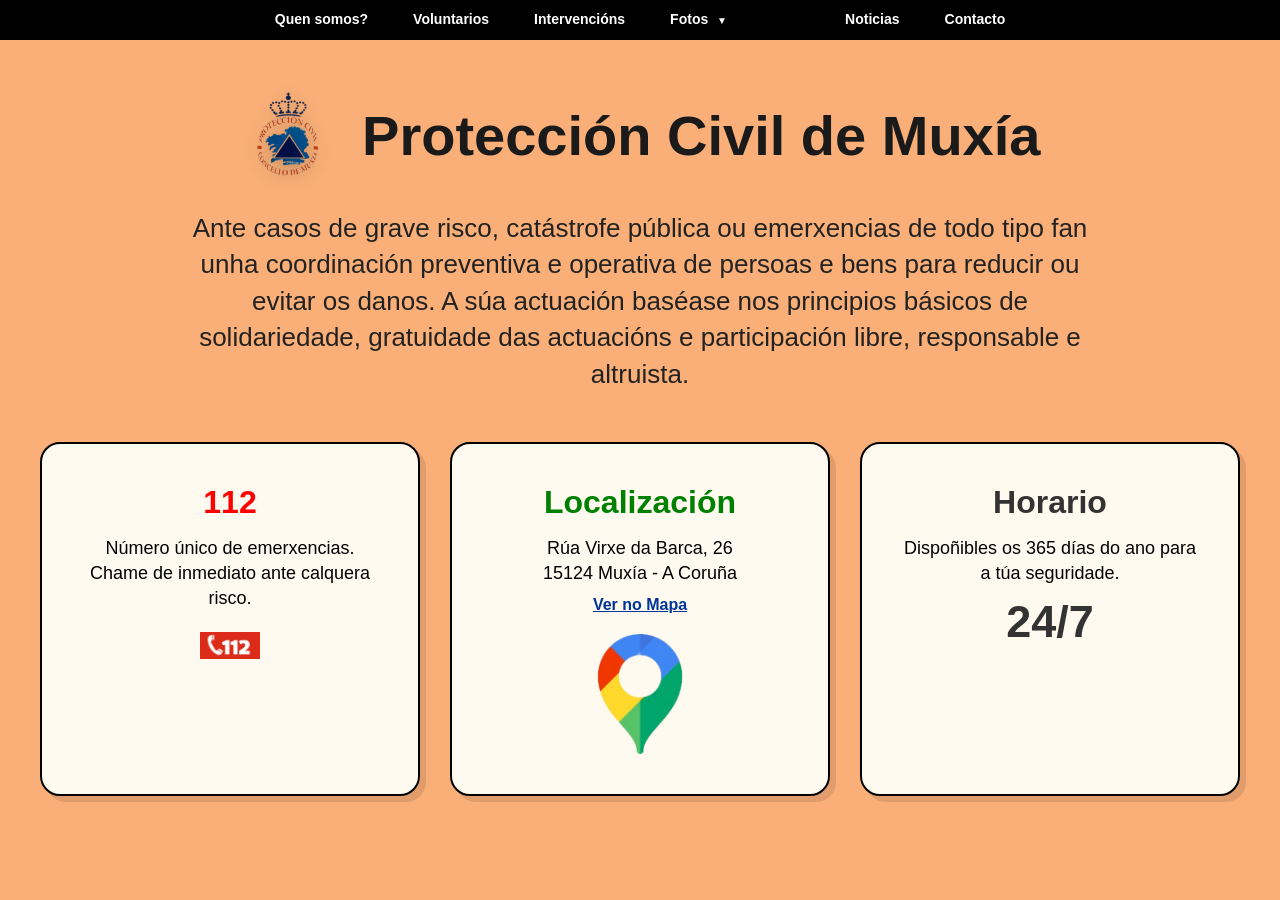
<file: index.html>
<!DOCTYPE html>
<html lang="gl">
<head>
  <meta charset="UTF-8">
  <meta name="viewport" content="width=device-width, initial-scale=1.0">
  <title>Protección Civil de Muxía</title>
  <link rel="stylesheet" href="style.css">
</head>
<body>

<!-- BARRA DE NAVEGACIÓN NEGRA -->
<nav class="navbar">
  <div class="nav-container">
    <ul class="nav-menu">
      <li><a href="Quensomos.html">Quen somos?</a></li>
      <li><a href="Voluntario.html">Voluntarios</a></li>
      <li><a href="#">Intervencións</a></li>
      
      <!-- MENÚ DE FOTOS CORREGIDO -->
      <li class="fechas">
        <a href="#" class="fechasbtn">Fotos <span class="flecha">▼</span></a>
        <ul class="fechas-content">
          <li><a href="#">1992-2000</a></li>
          <li><a href="2001-2005.html">2001-2005</a></li>
          <li><a href="#">2006-2010</a></li>
          <li><a href="#">2011-2015</a></li>
          <li><a href="#">2016-2020</a></li>
          <li><a href="#">2021-2025</a></li>
          <li><a href="#">Actual</a></li>
        </ul>
      </li>
      
      <li><a href="#">Noticias</a></li>
      <li><a href="Contacto.html">Contacto</a></li>
    </ul>
  </div>
</nav>

<!-- CABECERA: LOGO + TÍTULO -->
<header class="header-principal">
  <img src="logo.png" alt="Escudo Protección Civil" class="logo-titulo">
  <h1>Protección Civil de Muxía</h1>
</header>

<!-- TEXTO DE INTRODUCCIÓN COMPLETO -->
<div class="intro-box">
  <p>
    Ante casos de grave risco, catástrofe pública ou emerxencias de todo tipo fan unha coordinación preventiva e operativa de persoas e bens para reducir ou evitar os danos.
    A súa actuación baséase nos principios básicos de solidariedade, gratuidade das actuacións e participación libre, responsable e altruista.
  </p>
</div>

<!-- SECCIÓN DE TARJETAS DE INFORMACIÓN COMPLETA -->
<section class="info-container">
  <div class="info-block card-112">
    <h2 style="color: red;">112</h2>
    <p>Número único de emerxencias. Chame de inmediato ante calquera risco.</p>
    <img src="112.jpg" alt="112" class="img-mini" style="width: 60px; margin-top: 10px;"> 
  </div>
  <div class="info-block">
    <h2 style="color: green;">Localización</h2>
    <p>Rúa Virxe da Barca, 26<br>15124 Muxía - A Coruña</p>
    <a href="https://www.google.com/maps/place/Protecci%C3%B3n+civil+mux%C3%ADa" target="_blank" class="enlace-mapa">
      Ver no Mapa
    </a>
    <img src="google.maps.png" alt="maps" class="img-mapa">
  </div>

  <div class="info-block">
    <h2 style="color: #333;">Horario</h2>
    <p>Dispoñibles os 365 días do ano para a túa seguridade.</p>
    <div class="horario-destacado">24/7</div>
  </div>
</section>

<!-- SCRIPT SOLO PARA MÓVILES -->
<script>
const botonFotos = document.querySelector('.fechasbtn');
const menuFechas = document.querySelector('.fechas-content');

if (botonFotos && menuFechas) {
  botonFotos.addEventListener('click', function(e) {
    e.preventDefault();
    menuFechas.classList.toggle('activo');
  });
}
</script>

</body>
</html>
</file>
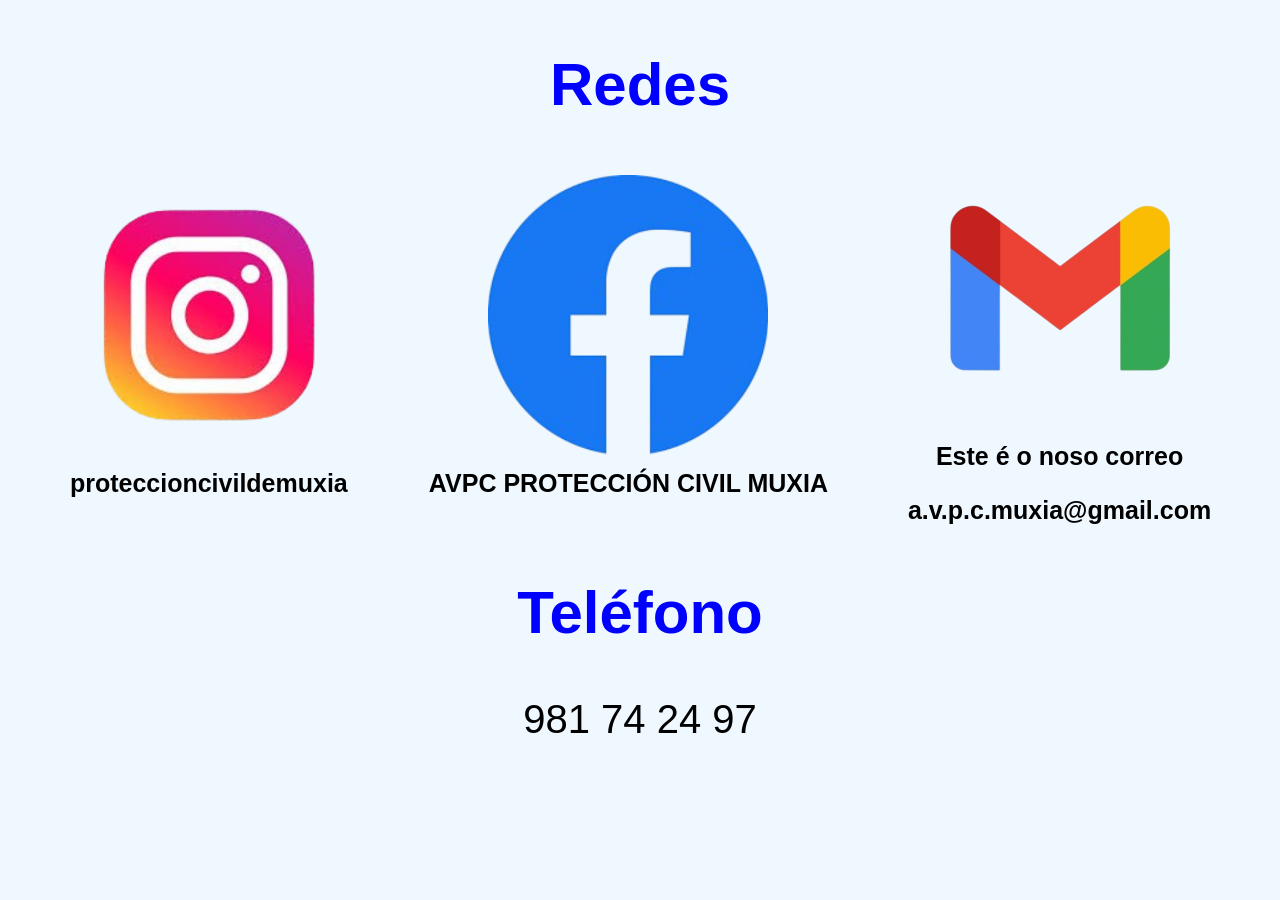
<file: Contacto.html>
<!DOCTYPE html>
<html lang="es">
<head>
<meta charset="UTF-8">
<title>Contacto Protección Civil de Muxía</title>

<style>
body {
  background-color: aliceblue;
  margin: 0;
  font-family: Arial, sans-serif;
}

h2{
font-size: 60px;
text-align: center;
color: blue;
}

.numero{
text-align: center; 
font-size: 40px; 
}
/* CONTENEDOR */
.redes {
  display: flex;
  justify-content: center;
  align-items: center;
  gap: 80px; /* máis separación */
  height: 40vh;
}

/* CADA BLOQUE (IMAXE + TEXTO) */
.red {
  text-align: center;
}

/* IMAXES */
.red img {
  width: 280px;  /* máis grandes */
  height: 280px;
  object-fit: contain;
  transition: transform 0.3s;
}

/* EFECTO HOVER */
.red img:hover {
  transform: scale(1.2);
}

/* TEXTO */
.red p {
  margin-top: 10px;
  font-size: 25px;
  font-weight: bold;
}
</style>
</head>

<body>
<h2>Redes</h2>
<div class="redes">

  <!-- INSTAGRAM -->
  <div class="red">
    <a href="https://www.instagram.com/" target="_blank">
      <img src="instagram.png" alt="Instagram">
    </a>
    <p>proteccioncivildemuxia</p>
  </div>

  <!-- FACEBOOK -->
  <div class="red">
    <a href="https://www.facebook.com/" target="_blank">
      <img src="facebook.png" alt="Facebook">
    </a>
    <p>AVPC PROTECCIÓN CIVIL MUXIA </p>
  </div>

  <!-- CORREO -->
  <div class="red">
      <img src="correo.png" alt="Correo">
    </a>
    <p>Este é o noso correo</p>
    <p>a.v.p.c.muxia@gmail.com</p>
  </div>

</div>
<h2>Teléfono</h2>
 <p class="numero">981 74 24 97 </p>
 
 
</body>
</html>
</file>
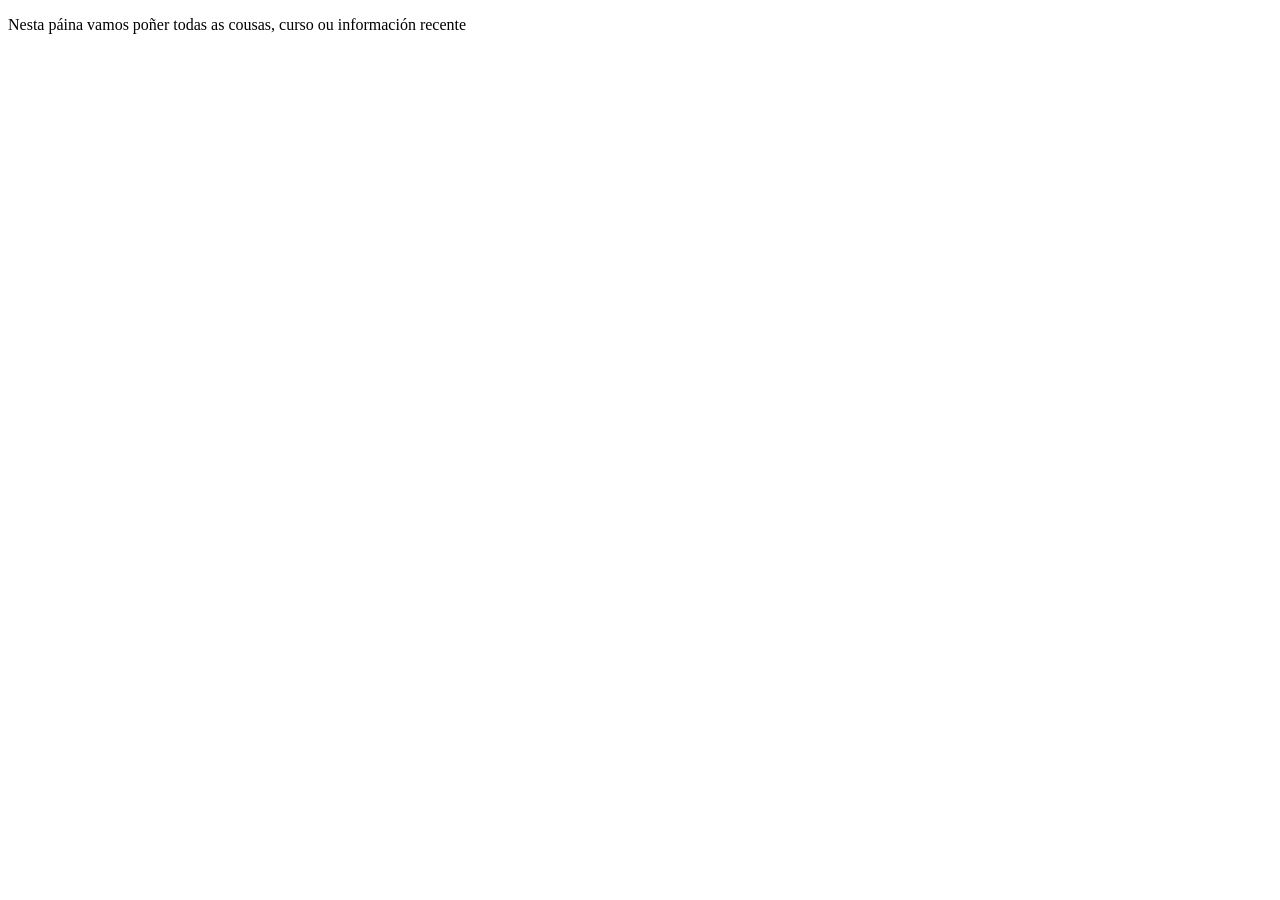
<file: Novas.html>
<!DOCTYPE html>
<html lang="es">
<head>
    <meta charset="UTF-8">
    <title>Novas de Protección civil de Muxía</title>
</head>
<style>

</style>
<body>
    <p>Nesta páina vamos poñer todas as cousas, curso ou información recente</p>
</body>
</html>
</file>
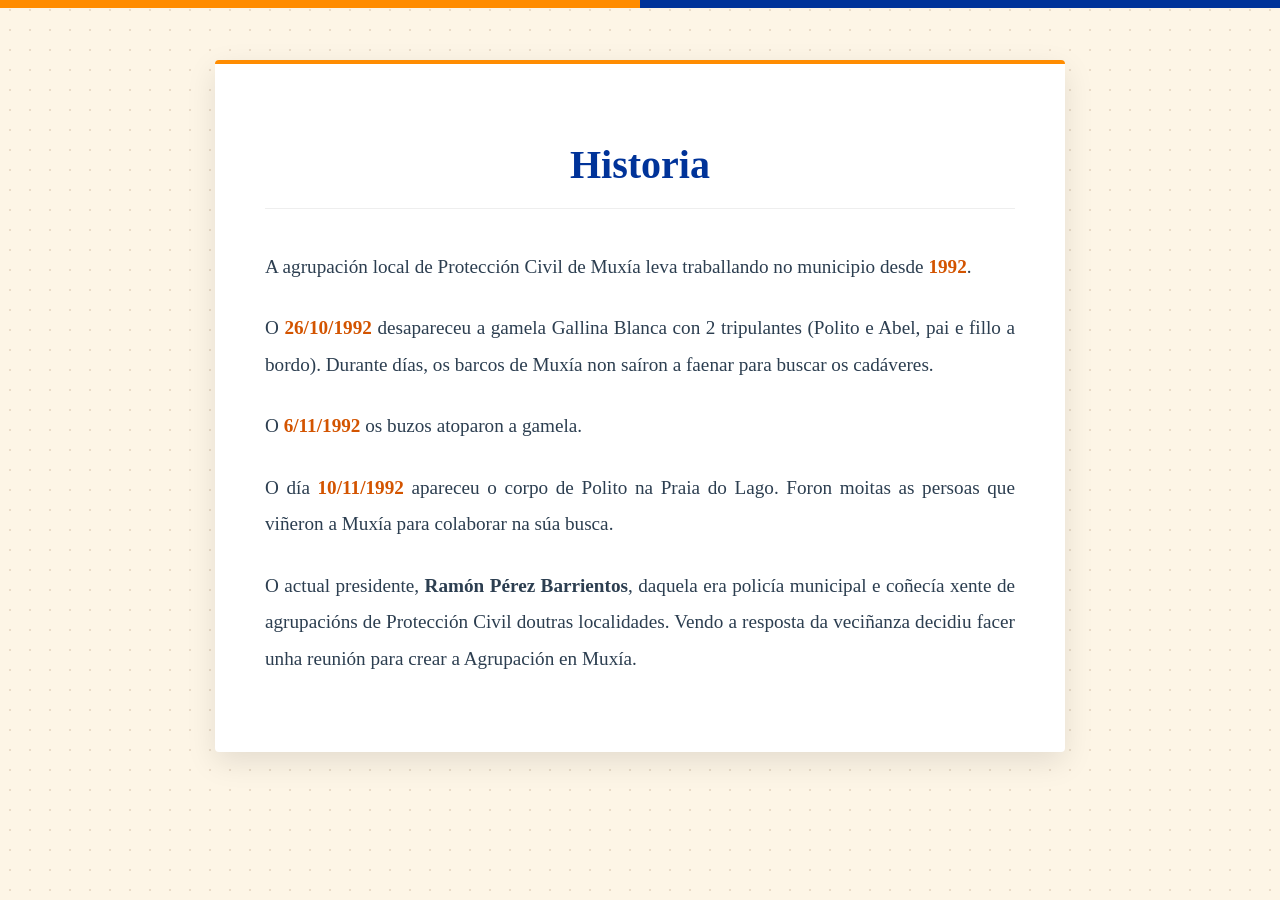
<file: Quensomos.html>
<!DOCTYPE html>
<html lang="es">
<head>
    <meta charset="UTF-8">
    <meta name="viewport" content="width=device-width, initial-scale=1.0">
    <title>Historia - Protección Civil de Muxía</title>
    <style>
        /* 1. Línea decorativa superior con los colores de Protección Civil */
        body::before {
            content: "";
            position: fixed;
            top: 0;
            left: 0;
            width: 100%;
            height: 8px;
            background: linear-gradient(to right, #ff8c00 50%, #003399 50%);
            z-index: 1000;
        }

        body {
            /* Un fondo con textura suave tipo papel antiguo */
            background-color: #fdf5e6;
            background-image: radial-gradient(#eadbc8 1px, transparent 1px);
            background-size: 20px 20px;
            font-family: 'Georgia', serif;
            color: #2c3e50;
            margin: 0;
            padding: 60px 20px; /* Más espacio arriba para la línea */
            display: flex;
            justify-content: center;
        }

        .historia-container {
            background: #ffffff;
            max-width: 750px;
            padding: 50px;
            border-radius: 4px;
            /* Sombra elegante que parece papel sobre la mesa */
            box-shadow: 0 10px 30px rgba(0,0,0,0.1);
            border-top: 4px solid #ff8c00; /* Refuerzo del color naranja */
        }

        h1 {
            text-align: center;
            font-size: 2.5rem;
            color: #003399; /* Azul institucional */
            margin-bottom: 40px;
            border-bottom: 1px solid #eee;
            padding-bottom: 20px;
        }

        p {
            font-size: 1.2rem;
            line-height: 1.9;
            text-align: justify;
            margin-bottom: 25px;
        }

        /* Resaltado de fechas y nombres */
        .resaltado {
            font-weight: bold;
            color: #d35400;
        }
    </style>
</head>
<body>

    <div class="historia-container">
        <h1>Historia</h1>
        
        <p>A agrupación local de Protección Civil de Muxía leva traballando no municipio desde <span class="resaltado">1992</span>.</p>
        
        <p>O <span class="resaltado">26/10/1992</span> desapareceu a gamela Gallina Blanca con 2 tripulantes (Polito e Abel, pai e fillo a bordo). Durante días, os barcos de Muxía non saíron a faenar para buscar os cadáveres.</p>
        
        <p>O <span class="resaltado">6/11/1992</span> os buzos atoparon a gamela.</p> 
        
        <p>O día <span class="resaltado">10/11/1992</span> apareceu o corpo de Polito na Praia do Lago. Foron moitas as persoas que viñeron a Muxía para colaborar na súa busca.</p> 
        
        <p>O actual presidente, <strong>Ramón Pérez Barrientos</strong>, daquela era policía municipal e coñecía xente de agrupacións de Protección Civil doutras localidades. Vendo a resposta da veciñanza decidiu facer unha reunión para crear a Agrupación en Muxía.</p>
    </div>

</body>
</html>
</file>
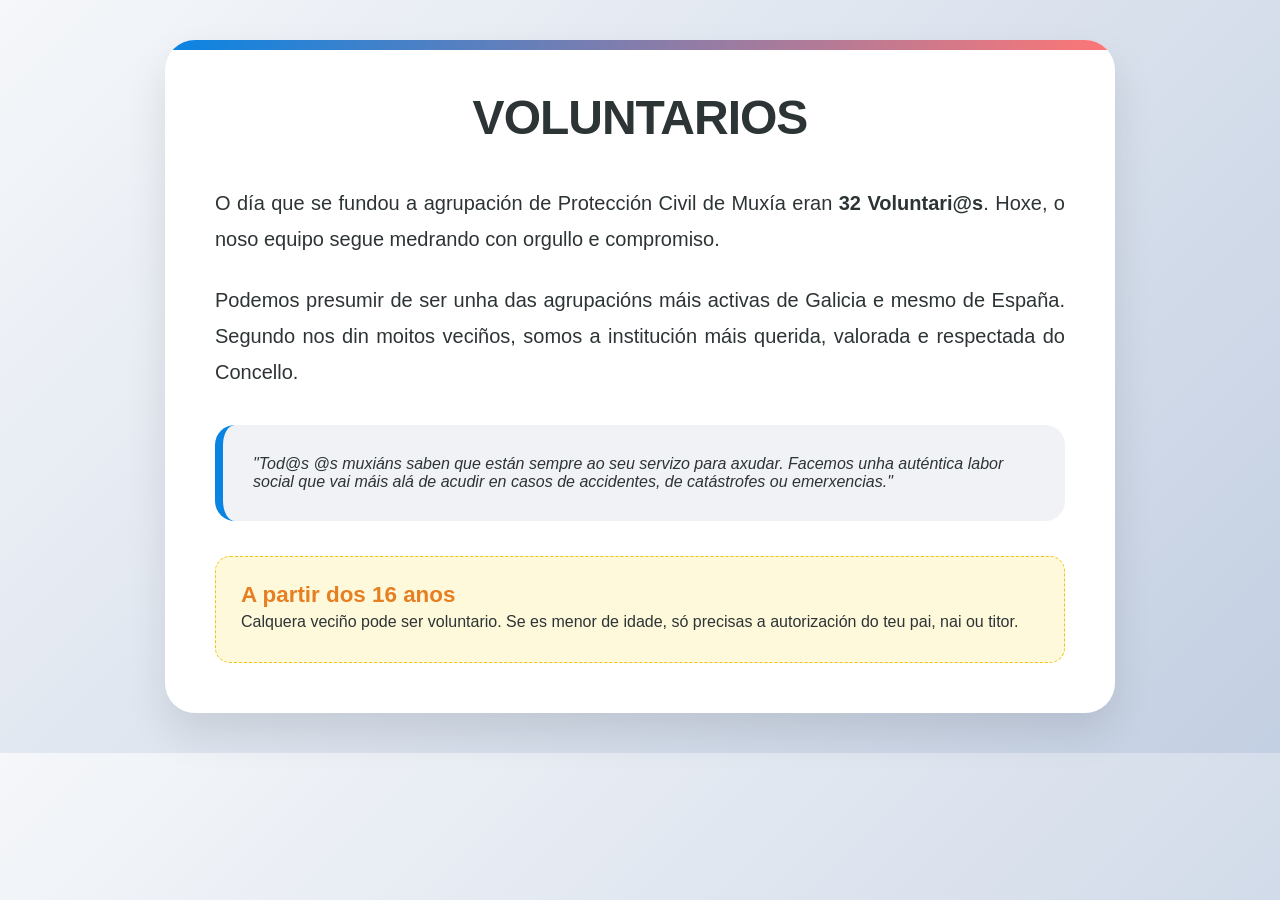
<file: Voluntario.html>
<!DOCTYPE html>
<html lang="gl">
<head>
    <meta charset="UTF-8">
    <meta name="viewport" content="width=device-width, initial-scale=1.0">
    <title>Voluntarios de Protección Civil de Muxía</title>
    <style>
        /* --- ESTILOS MODERNOS --- */
        body {
            /* Fondo con degradado suave y moderno */
            background: linear-gradient(135deg, #f5f7fa 0%, #c3cfe2 100%);
            font-family: 'Segoe UI', Roboto, Helvetica, Arial, sans-serif;
            margin: 0;
            padding: 40px 20px;
            display: flex;
            flex-direction: column;
            align-items: center;
            color: #2d3436;
        }

        .main-card {
            max-width: 850px;
            background: white;
            padding: 50px;
            border-radius: 30px;
            box-shadow: 0 20px 40px rgba(0,0,0,0.1);
            position: relative;
            overflow: hidden;
        }

        /* Detalle decorativo en la esquina */
        .main-card::before {
            content: "";
            position: absolute;
            top: 0;
            left: 0;
            width: 100%;
            height: 10px;
            background: linear-gradient(to right, #0984e3, #ff7675);
        }

        h1 {
            text-align: center;
            font-size: 3rem;
            color: #2d3436;
            margin-top: 0;
            margin-bottom: 40px;
            text-transform: uppercase;
            letter-spacing: -1px;
        }

        p {
            font-size: 1.25rem;
            line-height: 1.8;
            margin-bottom: 25px;
            text-align: justify;
        }

        /* Bloque resaltado para la labor social */
        .highlight-box {
            background-color: #f1f2f6;
            border-radius: 20px;
            padding: 30px;
            margin: 35px 0;
            border-left: 8px solid #0984e3;
            font-style: italic;
        }

        /* Tarjeta de información para menores */
        .info-menores {
            background-color: #fff9db;
            padding: 25px;
            border-radius: 15px;
            display: flex;
            align-items: center;
            gap: 20px;
            border: 1px dashed #f1c40f;
        }

        .info-menores strong {
            color: #e67e22;
            font-size: 1.4rem;
        }

        /* Animación suave al entrar */
        .main-card {
            animation: fadeIn 0.8s ease-out;
        }

        @keyframes fadeIn {
            from { opacity: 0; transform: translateY(20px); }
            to { opacity: 1; transform: translateY(0); }
        }

    </style>
</head>
<body>

    <div class="main-card">
        <h1>Voluntarios</h1>
        
        <p>O día que se fundou a agrupación de Protección Civil de Muxía eran <strong>32 Voluntari@s</strong>. Hoxe, o noso equipo segue medrando con orgullo e compromiso.</p>
        
        <p>Podemos presumir de ser unha das agrupacións máis activas de Galicia e mesmo de España. Segundo nos din moitos veciños, somos a institución máis querida, valorada e respectada do Concello.</p>

        <div class="highlight-box">
            "Tod@s @s muxiáns saben que están sempre ao seu servizo para axudar. Facemos unha auténtica labor social que vai máis alá de acudir en casos de accidentes, de catástrofes ou emerxencias."
        </div>

        <div class="info-menores">
            <div>
                <strong>A partir dos 16 anos</strong>
                <p style="margin: 0; font-size: 1rem;">Calquera veciño pode ser voluntario. Se es menor de idade, só precisas a autorización do teu pai, nai ou titor.</p>
            </div>
        </div>
    </div>

</body>
</html>
</file>
<file: style.css>
* {
  margin: 0;
  padding: 0;
  box-sizing: border-box;
}

body {
  background-color: rgb(249, 175, 119); /* El naranja de tu imagen */
  font-family: Arial, sans-serif;
  width: 100%;
  overflow-x: hidden;
  display: flex;
  flex-direction: column;
  align-items: center;
}

/* --- NAVBAR NEGRA --- */
.navbar {
  width: 100%;
  background-color: #000000;
  padding: 10px 0;
  position: sticky;
  top: 0;
  z-index: 1000;
}

.nav-container {
  max-width: 1200px;
  margin: 0 auto;
  display: flex;
  justify-content: center; /* Alinea el menú a la derecha como en tu foto */
  padding: 0 20px;
}

.nav-menu {
  list-style: none;
  display: flex;
  gap: 15px;
}

.nav-menu li {
  position: relative; /* CLAVE: Para que el menú desplegable se ancle aquí */
}

.nav-menu li a {
  color: white;
  text-decoration: none;
  padding: 10px 15px;
  font-weight: bold;
  font-size: 14px;
  transition: color 0.3s;
}

.nav-menu li a:hover {
  color: #ff8c00;
}

/* --- MENÚ DESPLEGABLE (CORREGIDO ABAJO) --- */
.fechas-content {
  top: 100%;
  left: 0;
  background-color: #000000;
  min-width: 160px;
  display: flex;
  flex-direction: column;
  max-height: 0;
  overflow: hidden;
  opacity: 0;
  transition: all 0.3s ease;
  z-index: 1100;
  border: 1px solid #333;
}
.fechas {
  position: relative;
}
.fechas-content.activo {
  max-height: 600px;
  opacity: 1;
  padding: 10px 0;
}

.fechas-content a {
  padding: 12px 20px !important;
  font-size: 13px !important;
  border-bottom: 1px solid #222;
  width: 100%;
  text-align: left;
  color: white;
  text-decoration: none;
}

.fechas-content a:hover {
  background-color: #222;
  color: #ff8c00 !important;
}

/* Flecha del menú */
.flecha {
  display: inline-block;
  transition: transform 0.3s ease;
  font-size: 10px;
  margin-left: 5px;
}
.flecha.rotar { transform: rotate(180deg); }

/* --- CABECERA: LOGO + TÍTULO --- */
.header-principal {
  display: flex;
  align-items: center;
  justify-content: center;
  gap: 20px;
  margin: 50px 0 30px 0;
  width: 100%;
}

.logo-titulo {
  height: 90px;
  width: auto;
  filter: drop-shadow(0 4px 8px rgba(0,0,0,0.2));
}

h1 {
  font-size: 3.5rem;
  font-weight: 900;
  color: #1a1a1a;
  margin: 0;
}

/* --- TEXTO INTRODUCCIÓN --- */
.intro-box {
  max-width: 1000px;
  margin-bottom: 50px;
  padding: 0 40px;
}

.intro-box p {
  font-size: 26px;
  text-align: center;
  line-height: 1.4;
  font-weight: 500;
  color: #222;
}

/* --- TARJETAS CON BORDES NEGROS --- */
.info-container {
  display: flex;
  justify-content: center;
  gap: 30px;
  max-width: 1200px;
  width: 95%;
  margin-bottom: 60px;
  flex-wrap: wrap;
}

.info-block {
  flex: 1;
  min-width: 320px;
  background-color: #fffaf0; /* Color crema suave */
  padding: 40px;
  border-radius: 20px;
  text-align: center;
  
  /* BORDES NEGROS SOLICITADOS */
  border: 2px solid #000000; 
  box-shadow: 6px 6px 0px rgba(0, 0, 0, 0.1); 
  
  transition: all 0.3s ease;
}

.info-block:hover {
  transform: translateY(-8px);
  box-shadow: 10px 10px 0px rgba(0, 0, 0, 0.15);
}

.info-block h2 {
  font-size: 32px;
  margin-bottom: 15px;
}

.info-block p {
  font-size: 18px;
  text-align: center;
  margin: 10px 0;
  width: 100%;
  line-height: 1.4;
}

/* Imágenes dentro de tarjetas */
.img-mapa {
  width: 120px;
  margin: 20px auto 0;
  display: block;
}

.horario-destacado {
  font-size: 45px;
  font-weight: 900;
  color: #333;
  margin-top: 10px;
}

.enlace-mapa {
  color: #003399;
  font-weight: bold;
  text-decoration: underline;
}

/* --- RESPONSIVO PARA MÓVILES --- */
@media (max-width: 850px) {
  .header-principal { flex-direction: column; text-align: center; }
  h1 { font-size: 2.5rem; }
  .intro-box p { font-size: 20px; }
  .nav-container { justify-content: center; }
  .nav-menu { flex-wrap: wrap; justify-content: center; }
}
</file>
